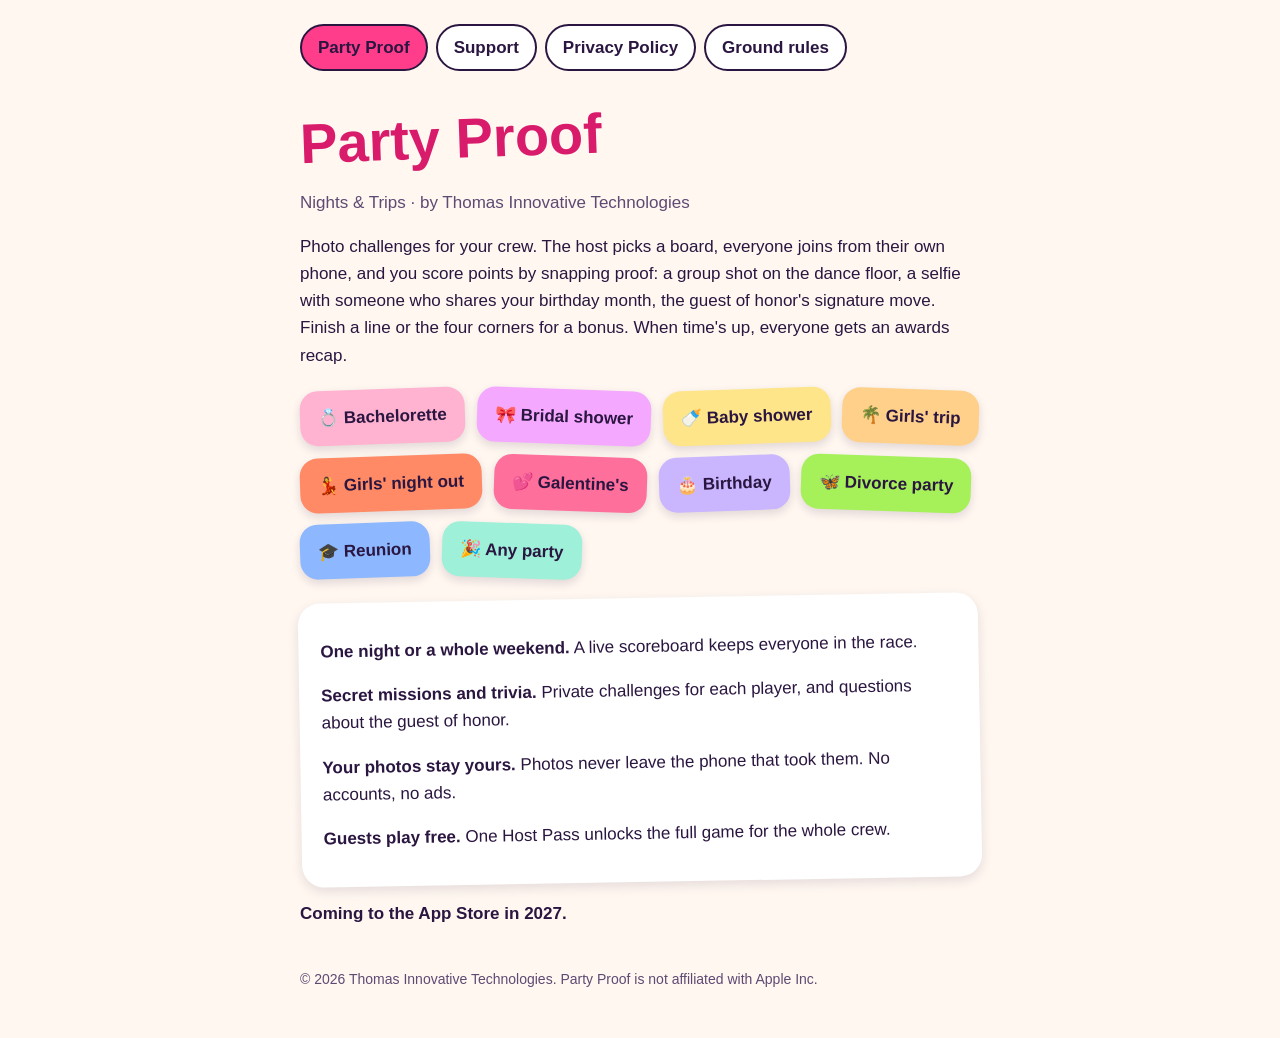
<file: index.html>
<!doctype html><html lang="en"><head><meta charset="utf-8"><meta name="viewport" content="width=device-width,initial-scale=1"><title>Party Proof: Nights & Trips</title><meta name="apple-itunes-app" content="app-id=6836597869"><link rel="stylesheet" href="style.css"></head><body><main>
<nav><a href="index.html" aria-current="page">Party Proof</a><a href="support.html">Support</a><a href="privacy.html">Privacy Policy</a><a href="terms.html">Ground rules</a></nav>
<p class="logo">Party Proof</p>
<p class="muted">Nights &amp; Trips · by Thomas Innovative Technologies</p>
<p>Photo challenges for your crew. The host picks a board, everyone joins from their own phone, and you score points by snapping proof: a group shot on the dance floor, a selfie with someone who shares your birthday month, the guest of honor's signature move. Finish a line or the four corners for a bonus. When time's up, everyone gets an awards recap.</p>
<div class="stickers">
<span class="sticker" style="background:#FFB3D1">💍 Bachelorette</span>
      <span class="sticker" style="background:#F5A8FF">🎀 Bridal shower</span>
      <span class="sticker" style="background:#FFE58A">🍼 Baby shower</span>

<span class="sticker" style="background:#FFD08A">🌴 Girls' trip</span>
      <span class="sticker" style="background:#FF8A65">💃 Girls' night out</span>
      <span class="sticker" style="background:#FF6F9C">💕 Galentine's</span>
<span class="sticker" style="background:#C9B6FF">🎂 Birthday</span>
      <span class="sticker" style="background:#A6F05A">🦋 Divorce party</span>
      <span class="sticker" style="background:#8DB8FF">🎓 Reunion</span>
<span class="sticker" style="background:#9EF0D8">🎉 Any party</span>
</div>
<div class="card tilt">
<p><strong>One night or a whole weekend.</strong> A live scoreboard keeps everyone in the race.</p>
<p><strong>Secret missions and trivia.</strong> Private challenges for each player, and questions about the guest of honor.</p>
<p><strong>Your photos stay yours.</strong> Photos never leave the phone that took them. No accounts, no ads.</p>
<p><strong>Guests play free.</strong> One Host Pass unlocks the full game for the whole crew.</p>
</div>
<p><strong>Coming to the App Store in 2027.</strong></p>
<footer>© 2026 Thomas Innovative Technologies. Party Proof is not affiliated with Apple Inc.</footer>
</main></body></html>
</file>
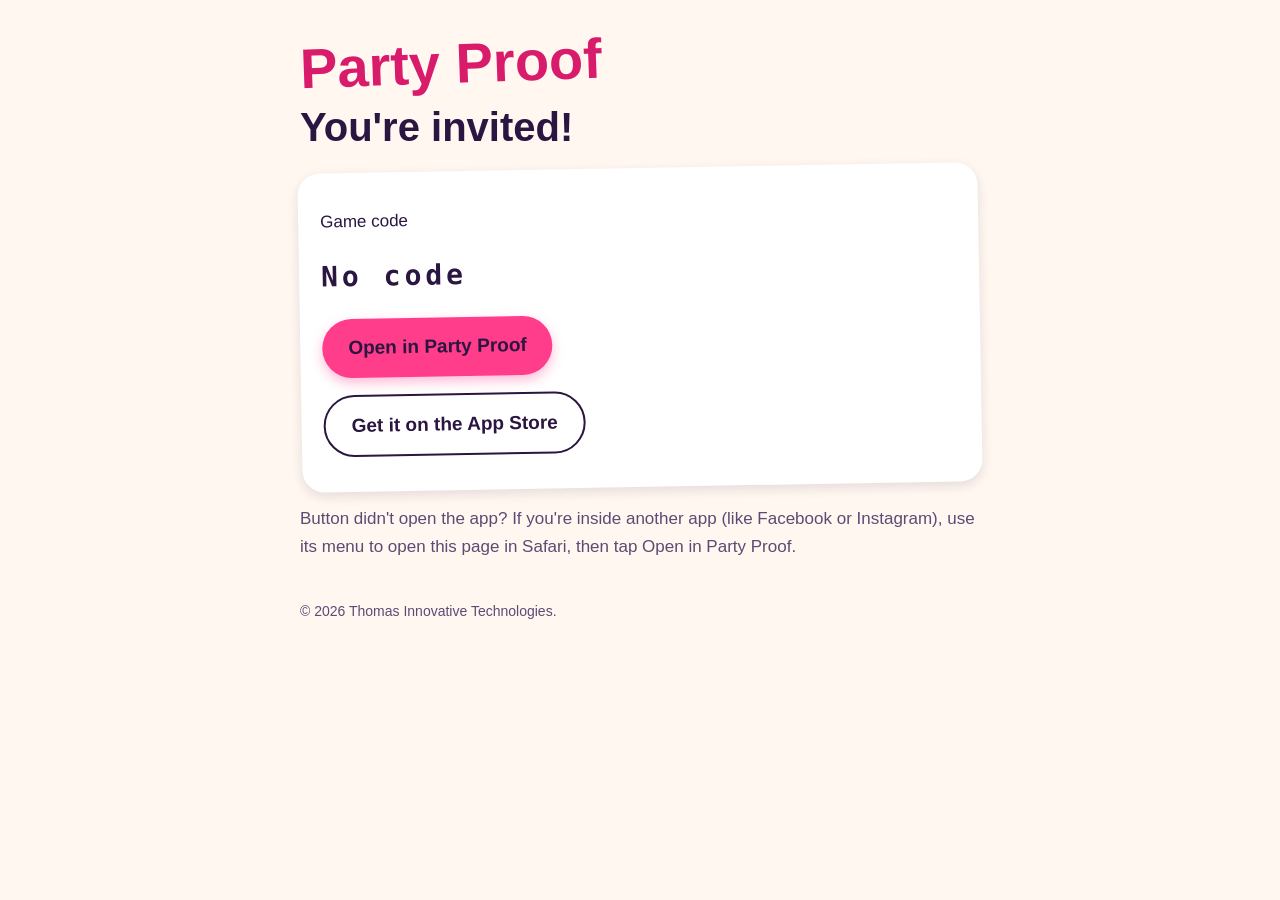
<file: join.html>
<!doctype html><html lang="en"><head><meta charset="utf-8"><meta name="viewport" content="width=device-width,initial-scale=1"><title>Join a Party Proof game</title><meta name="apple-itunes-app" content="app-id=6836597869"><meta name="robots" content="noindex"><link rel="stylesheet" href="style.css"></head><body><main>
<p class="logo">Party Proof</p>
<h1>You're invited!</h1>
<div class="card tilt" id="box">
<p>Game code</p>
<p class="code" id="code">------</p>
<p><a class="btn" id="open" href="partyproof://join">Open in Party Proof</a></p>
<p><a class="btn secondary" href="https://apps.apple.com/app/id6836597869">Get it on the App Store</a></p>
</div>
<p class="muted">Button didn't open the app? If you're inside another app (like Facebook or Instagram), use its menu to open this page in Safari, then tap Open in Party Proof.</p>
<footer>© 2026 Thomas Innovative Technologies.</footer>
</main>
<script>
// Reads only ?code= (6 letters/numbers), ?h= (the host's random player id) and, for weekend
// games, #k= (the game's encryption key, after '#' so it never reaches this website) and builds
// the app link. Nothing is sent anywhere.
(function(){var c=(new URLSearchParams(location.search).get('code')||'').toUpperCase().replace(/[^A-Z0-9]/g,'').slice(0,6);
var h=(new URLSearchParams(location.search).get('h')||'').toLowerCase().replace(/[^a-z0-9]/g,'').slice(0,16);
var k=(new URLSearchParams(location.hash.slice(1)).get('k')||'').replace(/[^A-Za-z0-9_-]/g,'').slice(0,64);
if(c){document.getElementById('code').textContent=c;document.getElementById('open').href='partyproof://join?code='+c+(h?'&h='+h:'')+(k?'&k='+k:'');}
else{document.getElementById('code').textContent='No code';}})();
</script>
</body></html>
</file>
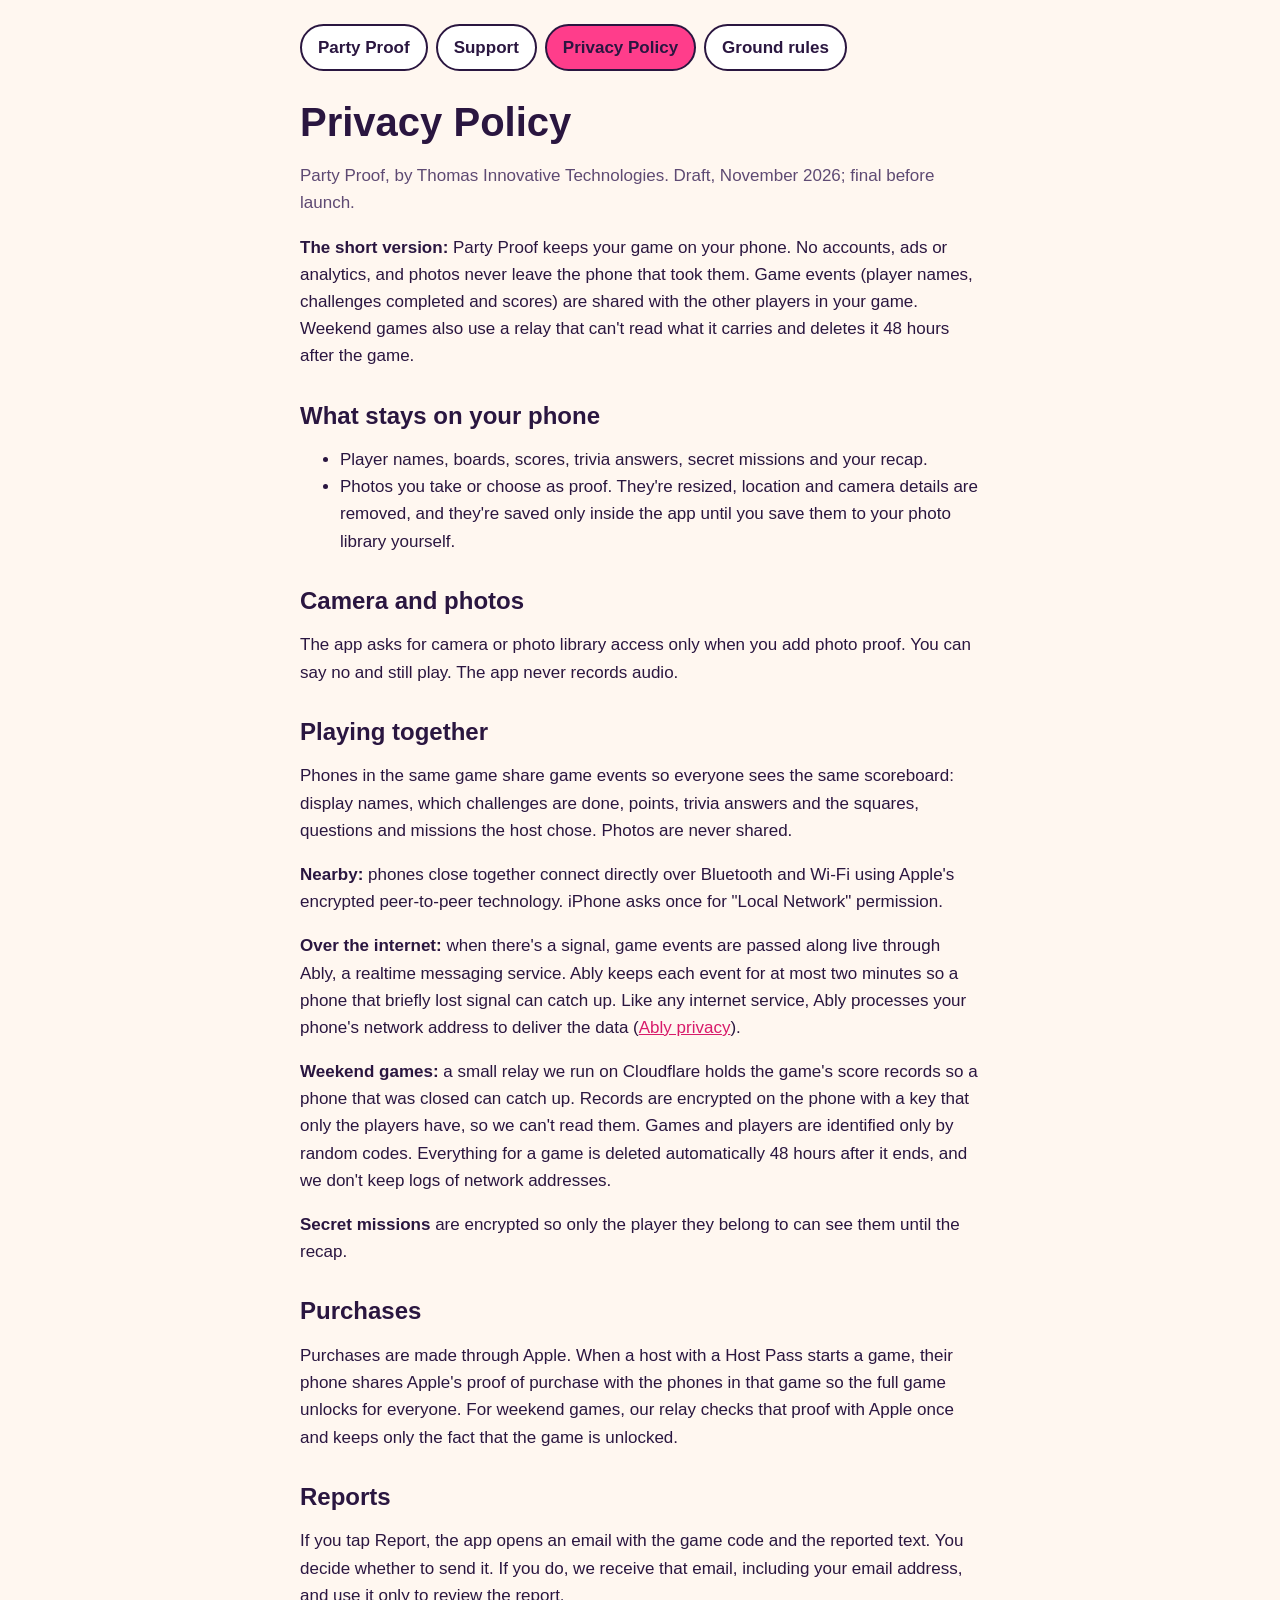
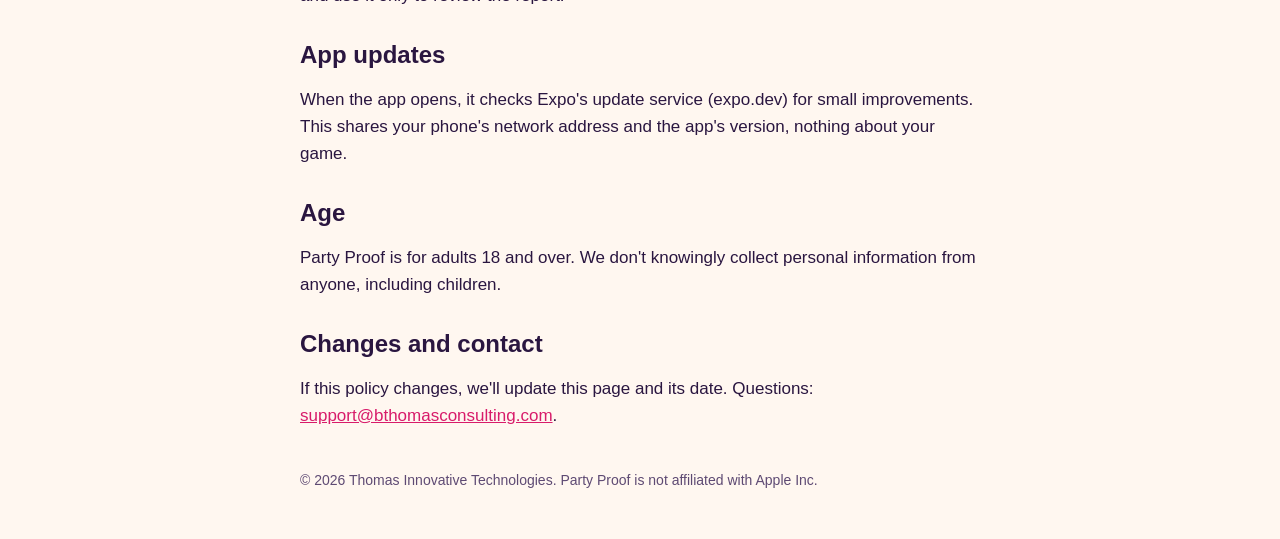
<file: privacy.html>
<!doctype html><html lang="en"><head><meta charset="utf-8"><meta name="viewport" content="width=device-width,initial-scale=1"><title>Party Proof Privacy Policy</title><meta name="apple-itunes-app" content="app-id=6836597869"><link rel="stylesheet" href="style.css"></head><body><main>
<nav><a href="index.html">Party Proof</a><a href="support.html">Support</a><a href="privacy.html" aria-current="page">Privacy Policy</a><a href="terms.html">Ground rules</a></nav>
<h1>Privacy Policy</h1>
<p class="muted">Party Proof, by Thomas Innovative Technologies. Draft, November 2026; final before launch.</p>
<p><strong>The short version:</strong> Party Proof keeps your game on your phone. No accounts, ads or analytics, and photos never leave the phone that took them. Game events (player names, challenges completed and scores) are shared with the other players in your game. Weekend games also use a relay that can't read what it carries and deletes it 48 hours after the game.</p>
<h2>What stays on your phone</h2>
<ul>
<li>Player names, boards, scores, trivia answers, secret missions and your recap.</li>
<li>Photos you take or choose as proof. They're resized, location and camera details are removed, and they're saved only inside the app until you save them to your photo library yourself.</li>
</ul>
<h2>Camera and photos</h2>
<p>The app asks for camera or photo library access only when you add photo proof. You can say no and still play. The app never records audio.</p>
<h2>Playing together</h2>
<p>Phones in the same game share game events so everyone sees the same scoreboard: display names, which challenges are done, points, trivia answers and the squares, questions and missions the host chose. Photos are never shared.</p>
<p><strong>Nearby:</strong> phones close together connect directly over Bluetooth and Wi-Fi using Apple's encrypted peer-to-peer technology. iPhone asks once for "Local Network" permission.</p>
<p><strong>Over the internet:</strong> when there's a signal, game events are passed along live through Ably, a realtime messaging service. Ably keeps each event for at most two minutes so a phone that briefly lost signal can catch up. Like any internet service, Ably processes your phone's network address to deliver the data (<a href="https://ably.com/privacy">Ably privacy</a>).</p>
<p><strong>Weekend games:</strong> a small relay we run on Cloudflare holds the game's score records so a phone that was closed can catch up. Records are encrypted on the phone with a key that only the players have, so we can't read them. Games and players are identified only by random codes. Everything for a game is deleted automatically 48 hours after it ends, and we don't keep logs of network addresses.</p>
<p><strong>Secret missions</strong> are encrypted so only the player they belong to can see them until the recap.</p>
<h2>Purchases</h2>
<p>Purchases are made through Apple. When a host with a Host Pass starts a game, their phone shares Apple's proof of purchase with the phones in that game so the full game unlocks for everyone. For weekend games, our relay checks that proof with Apple once and keeps only the fact that the game is unlocked.</p>
<h2>Reports</h2>
<p>If you tap Report, the app opens an email with the game code and the reported text. You decide whether to send it. If you do, we receive that email, including your email address, and use it only to review the report.</p>
<h2>App updates</h2>
<p>When the app opens, it checks Expo's update service (expo.dev) for small improvements. This shares your phone's network address and the app's version, nothing about your game.</p>
<h2>Age</h2>
<p>Party Proof is for adults 18 and over. We don't knowingly collect personal information from anyone, including children.</p>
<h2>Changes and contact</h2>
<p>If this policy changes, we'll update this page and its date. Questions: <a href="mailto:support@bthomasconsulting.com">support@bthomasconsulting.com</a>.</p>
<footer>© 2026 Thomas Innovative Technologies. Party Proof is not affiliated with Apple Inc.</footer>
</main></body></html>
</file>
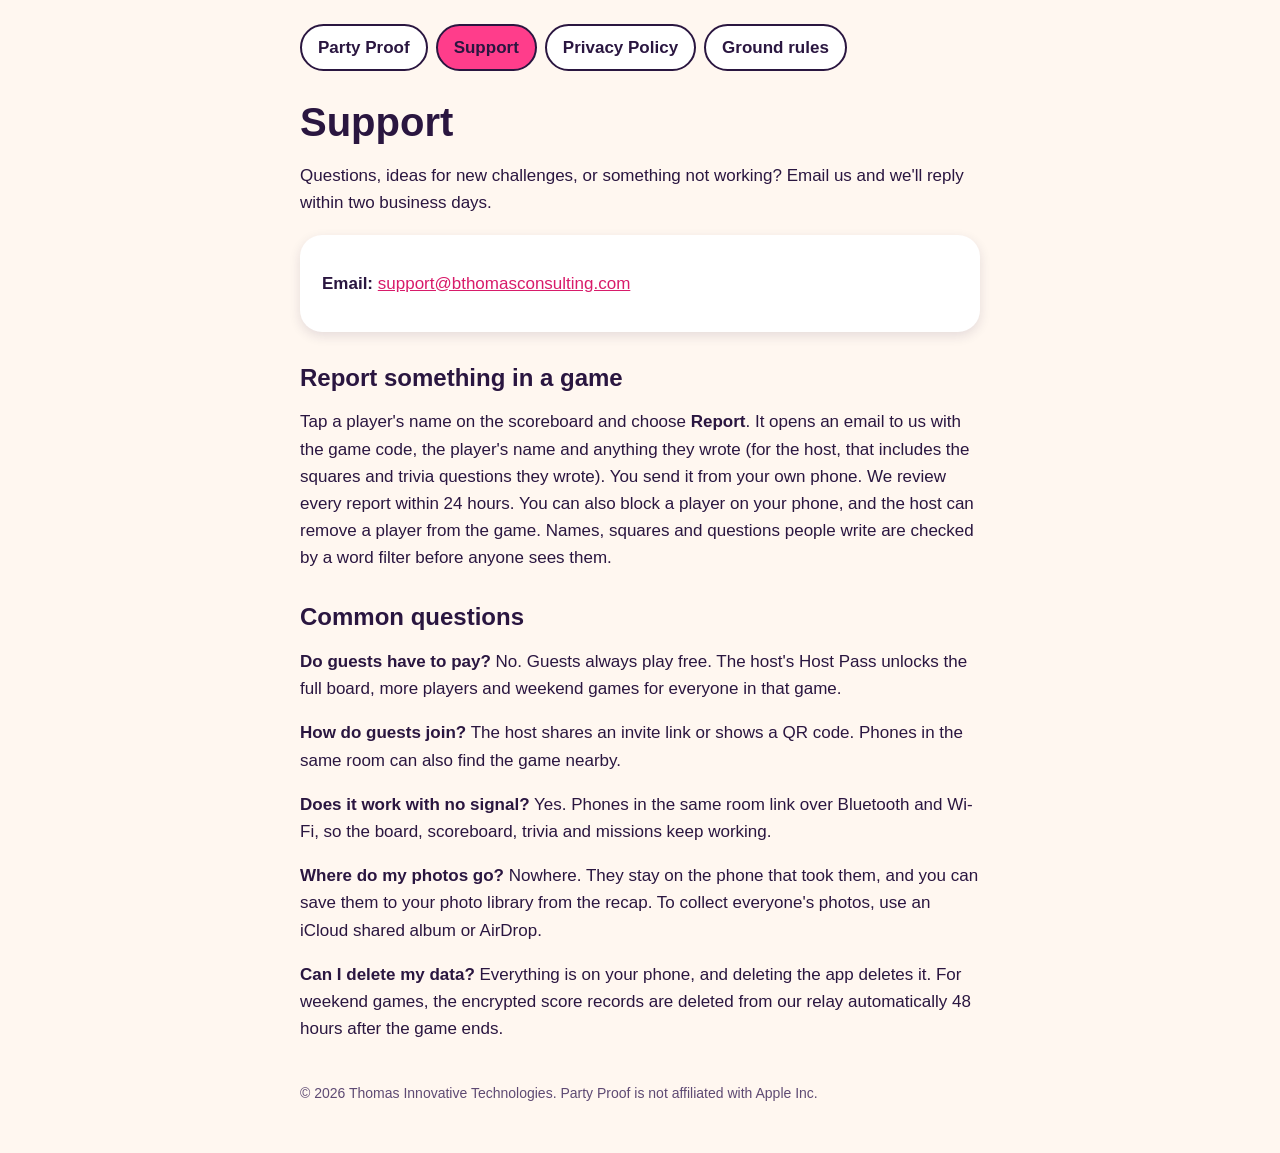
<file: support.html>
<!doctype html><html lang="en"><head><meta charset="utf-8"><meta name="viewport" content="width=device-width,initial-scale=1"><title>Party Proof Support</title><meta name="apple-itunes-app" content="app-id=6836597869"><link rel="stylesheet" href="style.css"></head><body><main>
<nav><a href="index.html">Party Proof</a><a href="support.html" aria-current="page">Support</a><a href="privacy.html">Privacy Policy</a><a href="terms.html">Ground rules</a></nav>
<h1>Support</h1>
<p>Questions, ideas for new challenges, or something not working? Email us and we'll reply within two business days.</p>
<div class="card"><p><strong>Email:</strong> <a href="mailto:support@bthomasconsulting.com">support@bthomasconsulting.com</a></p></div>
<h2>Report something in a game</h2>
<p>Tap a player's name on the scoreboard and choose <strong>Report</strong>. It opens an email to us with the game code, the player's name and anything they wrote (for the host, that includes the squares and trivia questions they wrote). You send it from your own phone. We review every report within 24 hours. You can also block a player on your phone, and the host can remove a player from the game. Names, squares and questions people write are checked by a word filter before anyone sees them.</p>
<h2>Common questions</h2>
<p><strong>Do guests have to pay?</strong> No. Guests always play free. The host's Host Pass unlocks the full board, more players and weekend games for everyone in that game.</p>
<p><strong>How do guests join?</strong> The host shares an invite link or shows a QR code. Phones in the same room can also find the game nearby.</p>
<p><strong>Does it work with no signal?</strong> Yes. Phones in the same room link over Bluetooth and Wi-Fi, so the board, scoreboard, trivia and missions keep working.</p>
<p><strong>Where do my photos go?</strong> Nowhere. They stay on the phone that took them, and you can save them to your photo library from the recap. To collect everyone's photos, use an iCloud shared album or AirDrop.</p>
<p><strong>Can I delete my data?</strong> Everything is on your phone, and deleting the app deletes it. For weekend games, the encrypted score records are deleted from our relay automatically 48 hours after the game ends.</p>
<footer>© 2026 Thomas Innovative Technologies. Party Proof is not affiliated with Apple Inc.</footer>
</main></body></html>
</file>
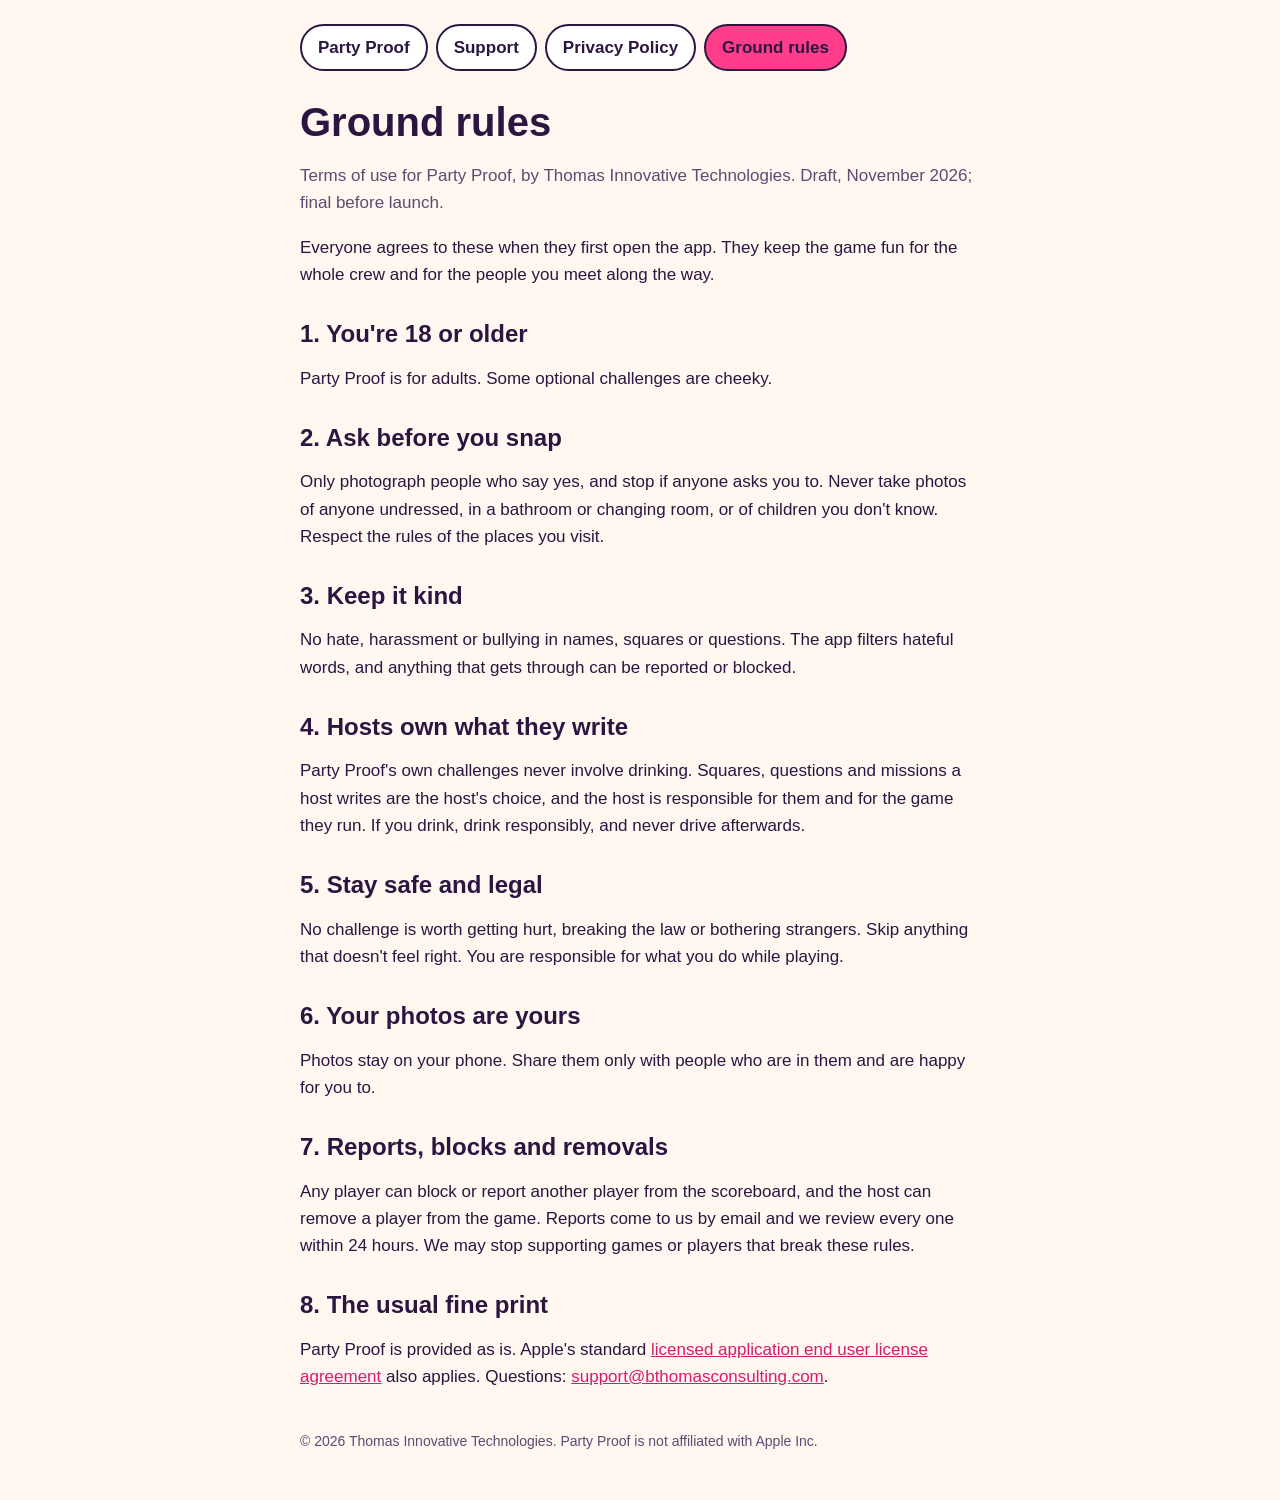
<file: terms.html>
<!doctype html><html lang="en"><head><meta charset="utf-8"><meta name="viewport" content="width=device-width,initial-scale=1"><title>Party Proof Ground Rules</title><meta name="apple-itunes-app" content="app-id=6836597869"><link rel="stylesheet" href="style.css"></head><body><main>
<nav><a href="index.html">Party Proof</a><a href="support.html">Support</a><a href="privacy.html">Privacy Policy</a><a href="terms.html" aria-current="page">Ground rules</a></nav>
<h1>Ground rules</h1>
<p class="muted">Terms of use for Party Proof, by Thomas Innovative Technologies. Draft, November 2026; final before launch.</p>
<p>Everyone agrees to these when they first open the app. They keep the game fun for the whole crew and for the people you meet along the way.</p>
<h2>1. You're 18 or older</h2>
<p>Party Proof is for adults. Some optional challenges are cheeky.</p>
<h2>2. Ask before you snap</h2>
<p>Only photograph people who say yes, and stop if anyone asks you to. Never take photos of anyone undressed, in a bathroom or changing room, or of children you don't know. Respect the rules of the places you visit.</p>
<h2>3. Keep it kind</h2>
<p>No hate, harassment or bullying in names, squares or questions. The app filters hateful words, and anything that gets through can be reported or blocked.</p>
<h2>4. Hosts own what they write</h2>
<p>Party Proof's own challenges never involve drinking. Squares, questions and missions a host writes are the host's choice, and the host is responsible for them and for the game they run. If you drink, drink responsibly, and never drive afterwards.</p>
<h2>5. Stay safe and legal</h2>
<p>No challenge is worth getting hurt, breaking the law or bothering strangers. Skip anything that doesn't feel right. You are responsible for what you do while playing.</p>
<h2>6. Your photos are yours</h2>
<p>Photos stay on your phone. Share them only with people who are in them and are happy for you to.</p>
<h2>7. Reports, blocks and removals</h2>
<p>Any player can block or report another player from the scoreboard, and the host can remove a player from the game. Reports come to us by email and we review every one within 24 hours. We may stop supporting games or players that break these rules.</p>
<h2>8. The usual fine print</h2>
<p>Party Proof is provided as is. Apple's standard <a href="https://www.apple.com/legal/internet-services/itunes/dev/stdeula/">licensed application end user license agreement</a> also applies. Questions: <a href="mailto:support@bthomasconsulting.com">support@bthomasconsulting.com</a>.</p>
<footer>© 2026 Thomas Innovative Technologies. Party Proof is not affiliated with Apple Inc.</footer>
</main></body></html>
</file>
<file: style.css>
/* Party Proof site. Same palette as the app: cream ground, plum ink, bright party fills.
   Colored text uses the deep shades only (contrast 4.6:1 or more). No web fonts are loaded,
   so visiting the site sends nothing to any third party. */
:root{--bg:#FFF7F0;--card:#fff;--ink:#2A1640;--muted:#5E4A73;--line:#EADCF2;--pink:#FF3D8B;--pinkDeep:#D81B6A;--sun:#FFC93C;--teal:#1FC8B4}
*{box-sizing:border-box}
body{margin:0;background:var(--bg);color:var(--ink);font:17px/1.6 -apple-system,BlinkMacSystemFont,"Segoe UI",Roboto,sans-serif}
main{max-width:720px;margin:0 auto;padding:24px 20px 48px}
nav{display:flex;flex-wrap:wrap;gap:8px;margin-bottom:28px}
nav a{padding:8px 16px;border-radius:999px;background:var(--card);border:2px solid var(--ink);color:var(--ink);text-decoration:none;font-weight:600}
nav a[aria-current=page]{background:var(--pink)}
h1,h2,.logo{font-family:ui-rounded,"SF Pro Rounded","Arial Rounded MT Bold",-apple-system,sans-serif;font-weight:800;line-height:1.15}
h1{font-size:40px;margin:8px 0 4px}
.logo{font-size:56px;color:var(--pinkDeep);margin:8px 0 0;transform:rotate(-2deg);display:inline-block}
h2{font-size:24px;margin:32px 0 8px}
a{color:var(--pinkDeep)}
.muted{color:var(--muted)}
.card{background:var(--card);border-radius:22px;padding:18px 22px;margin:18px 0;box-shadow:0 4px 12px rgba(42,22,64,.12)}
.tilt{transform:rotate(-1deg)}
.stickers{display:flex;flex-wrap:wrap;gap:12px;margin:20px 0}
.sticker{padding:14px 18px;border-radius:18px;font-weight:700;box-shadow:0 4px 10px rgba(42,22,64,.14)}
.sticker:nth-child(odd){transform:rotate(-2deg)}.sticker:nth-child(even){transform:rotate(2deg)}
.btn{display:inline-block;padding:14px 26px;border-radius:999px;background:var(--pink);color:var(--ink);font-weight:800;text-decoration:none;font-size:19px;box-shadow:0 5px 12px rgba(255,61,139,.35)}
.btn.secondary{background:var(--card);border:2px solid var(--ink);box-shadow:none}
.code{font:700 28px/1 ui-monospace,Menlo,monospace;letter-spacing:4px}
footer{margin-top:40px;font-size:14px;color:var(--muted)}
@media (prefers-reduced-motion:reduce){.tilt,.sticker,.logo{transform:none!important}}
</file>
